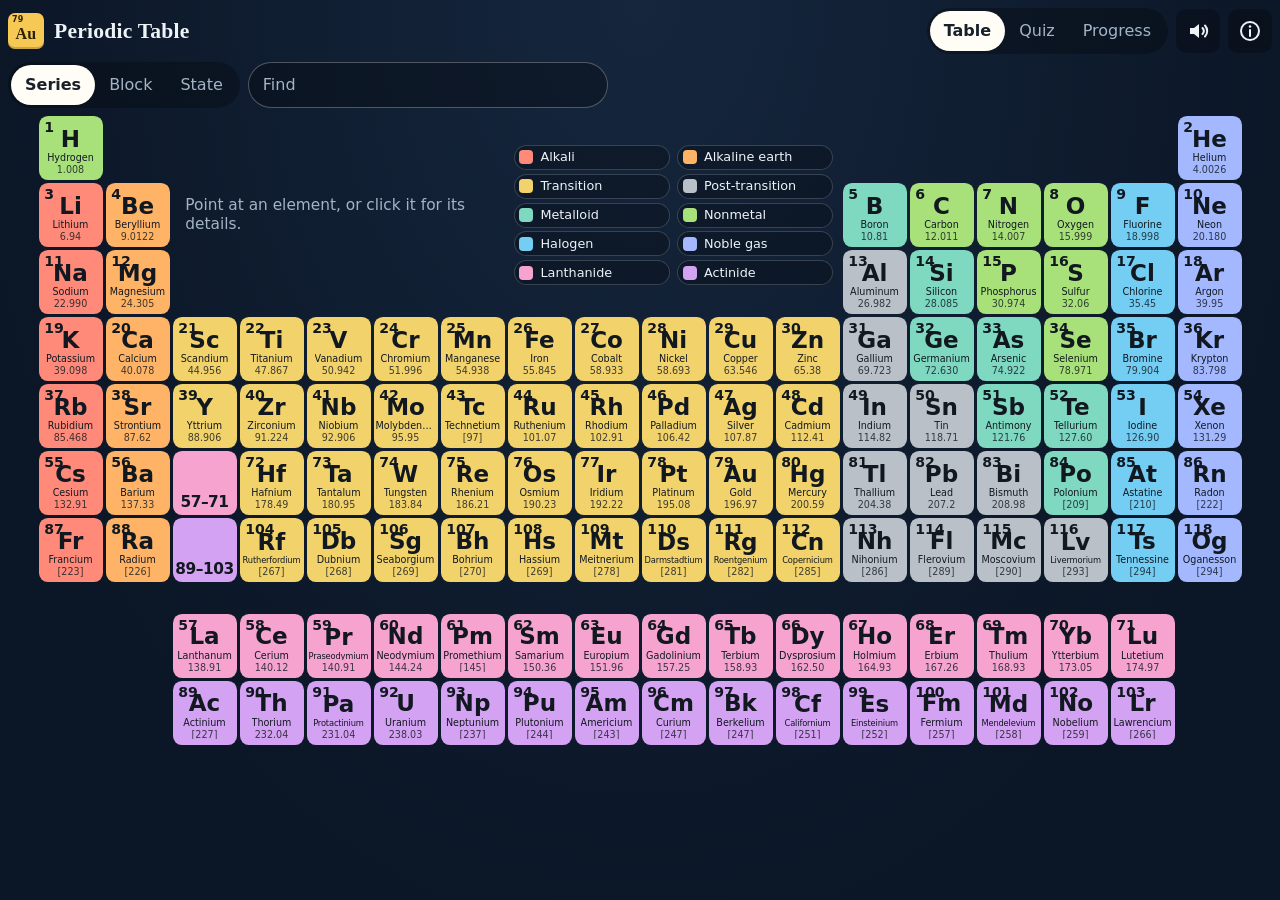
<file: index.html>
<!doctype html>
<html lang="en">
<head>
<meta charset="utf-8">
<meta name="viewport" content="width=device-width, initial-scale=1, viewport-fit=cover">
<meta name="theme-color" content="#0b1626">
<meta name="description" content="An interactive periodic table: tap any element, or slide a finger across the table, to see its details, then learn names, symbols, atomic weights and series with quizzes that keep track of what you know.">
<title>Periodic Table</title>
<link rel="icon" href="data:image/svg+xml,<svg xmlns=%22http://www.w3.org/2000/svg%22 viewBox=%220 0 100 100%22><rect width=%22100%22 height=%22100%22 rx=%2220%22 fill=%22%23f6c955%22/><text x=%2250%22 y=%2268%22 text-anchor=%22middle%22 font-family=%22Georgia,serif%22 font-size=%2252%22 font-weight=%22700%22 fill=%22%232b2205%22>Au</text></svg>">
<link rel="stylesheet" href="css/style.css">
</head>
<body>
<div class="app">
  <header id="topbar" class="topbar">
    <h1 class="brand"><span class="brand-tile" aria-hidden="true"><small>79</small>Au</span><span class="brand-text">Periodic Table</span></h1>
    <nav id="tabs" class="tabs choice" aria-label="Pages">
      <button data-view="explore" aria-pressed="true">Table</button>
      <button data-view="quiz" aria-pressed="false">Quiz</button>
      <button data-view="progress" aria-pressed="false">Progress</button>
    </nav>
    <button id="btn-sound" class="icon-btn" aria-label="Sound" aria-pressed="true">
      <svg viewBox="0 0 24 24" aria-hidden="true">
        <path d="M4 9v6h4l5 4V5L8 9z"/>
        <path class="line on" d="M16.5 9a4.5 4.5 0 0 1 0 6M19 6.5a8 8 0 0 1 0 11"/>
        <path class="line off" d="M17 9.5l5 5M22 9.5l-5 5"/>
      </svg>
    </button>
    <button id="btn-about" class="icon-btn" aria-label="About">
      <svg viewBox="0 0 24 24" aria-hidden="true">
        <circle class="line" cx="12" cy="12" r="9"/>
        <path class="line" d="M12 11v6"/>
        <circle cx="12" cy="7.5" r="1.3"/>
      </svg>
    </button>
  </header>

  <main id="explore" class="screen explore" data-layout="stack">
    <div id="toolbar" class="toolbar">
      <div class="choice" data-setting="color" role="group" aria-label="Color by">
        <button data-value="category">Series</button>
        <button data-value="block">Block</button>
        <button data-value="state">State</button>
      </div>
      <input id="find" class="find" type="search" placeholder="Find" aria-label="Find an element by name, symbol or number" autocomplete="off" autocapitalize="off" autocorrect="off" spellcheck="false" enterkeyhint="go">
    </div>
    <div id="board-wrap" class="board-wrap">
      <div id="ptable" class="ptable" data-color="category" data-size="s"></div>
    </div>
    <div id="legend" class="legend" role="group" aria-label="Key: tap one to pick out those elements"></div>
    <p id="hint" class="hint muted" role="status" aria-live="polite"></p>
  </main>

  <main id="quiz" class="screen quiz" data-phase="setup" hidden>
    <section id="quiz-setup" class="quiz-setup">
      <div class="option stacked">
        <h2 class="label">Quiz</h2>
        <div class="choice quad" data-setting="quiz" role="group" aria-label="Quiz">
          <button data-value="name">Symbol → name</button>
          <button data-value="symbol">Name → symbol</button>
          <button data-value="weight">Atomic weight</button>
          <button data-value="series">Series</button>
        </div>
      </div>
      <div class="option stacked">
        <h2 class="label">Elements</h2>
        <div class="choice" data-setting="set" role="group" aria-label="Elements">
          <button data-value="20">1–20</button>
          <button data-value="36">1–36</button>
          <button data-value="54">1–54</button>
          <button data-value="86">1–86</button>
          <button data-value="118">All</button>
        </div>
      </div>
      <div class="option stacked">
        <h2 class="label">Questions</h2>
        <div class="choice" data-setting="length" role="group" aria-label="Questions">
          <button data-value="10">10</button>
          <button data-value="20">20</button>
          <button data-value="0">Keep going</button>
        </div>
      </div>
      <div id="setup-mastery" class="mastery"></div>
      <button id="btn-start" class="btn primary">Start</button>
      <button id="btn-review" class="btn review" hidden></button>
      <p id="setup-next" class="muted next-review" hidden></p>
    </section>

    <section id="quiz-ask" class="quiz-ask" hidden>
      <div class="quiz-bar">
        <span id="quiz-count" class="quiz-count"></span>
        <span id="quiz-score" class="quiz-score"></span>
        <button id="btn-end" class="btn small">End</button>
      </div>
      <div class="prompt">
        <div id="prompt-tile" class="tile"></div>
        <p id="prompt-text" class="prompt-text"></p>
        <p id="feedback" class="feedback" role="status" aria-live="polite"></p>
      </div>
      <form id="answer-form" class="answer">
        <input id="answer" class="answer-input" type="text" aria-label="Your answer" autocomplete="off" autocapitalize="off" autocorrect="off" spellcheck="false" enterkeyhint="go">
        <button id="btn-check" class="btn primary" type="submit">Check</button>
      </form>
      <div id="choices" class="choices" role="group" aria-label="Choices"></div>
      <div class="quiz-actions">
        <button id="btn-showme" class="btn" type="button">Show me</button>
        <button id="btn-onward" class="btn primary" type="button" hidden>Next</button>
      </div>
    </section>

    <section id="quiz-done" class="quiz-done" hidden>
      <h2 id="done-title"></h2>
      <p id="done-facts" class="muted"></p>
      <div id="done-more" class="done-more"></div>
      <div class="row">
        <button id="btn-again" class="btn primary">Again</button>
        <button id="btn-practice" class="btn">Practice the misses</button>
      </div>
      <button id="btn-change" class="btn">Change quiz</button>
    </section>
  </main>

  <main id="progress" class="screen explore" data-layout="stack" hidden>
    <div id="progress-tools" class="toolbar">
      <div class="choice quad" data-setting="shows" role="group" aria-label="Progress for">
        <button data-value="name">Symbol → name</button>
        <button data-value="symbol">Name → symbol</button>
        <button data-value="weight">Atomic weight</button>
        <button data-value="series">Series</button>
      </div>
    </div>
    <section class="progress-more">
      <h3>Each set</h3>
      <table id="progress-sets" class="grid"></table>
      <p id="progress-next" class="muted next-review" hidden></p>
      <h3>Recent rounds</h3>
      <ol id="progress-rounds" class="rounds"></ol>
      <button id="btn-reset" class="btn danger">Reset progress</button>
    </section>
  </main>
</div>

<div id="details" class="overlay sheet" hidden>
  <div class="dialog details" role="dialog" aria-modal="true" aria-labelledby="details-name" tabindex="-1">
    <header class="details-top">
      <div id="details-tile" class="tile big"></div>
      <div class="details-title">
        <h2 id="details-name"></h2>
        <p id="details-cat"></p>
      </div>
      <button class="icon-btn" data-close aria-label="Close">
        <svg viewBox="0 0 24 24" aria-hidden="true"><path class="line" d="M6 6l12 12M18 6L6 18"/></svg>
      </button>
    </header>
    <div id="details-body" class="details-body"></div>
    <footer class="details-nav">
      <button id="btn-prev" class="btn"></button>
      <button id="btn-next" class="btn"></button>
    </footer>
  </div>
</div>

<div id="about" class="overlay" hidden>
  <div class="dialog">
    <h2>Periodic Table</h2>
    <p id="about-version"></p>
    <p class="muted">If this is older than you expect, refresh the page. Browsers can hold on to the previous version for a few minutes after an update.</p>
    <p class="muted">Element data: <a href="https://pubchem.ncbi.nlm.nih.gov/ptable/" target="_blank" rel="noopener">PubChem</a>, National Library of Medicine. The series follow PubChem's grouping; atomic weights are IUPAC's standard values, as school tables print them.</p>
    <p><a href="https://github.com/menaechmus/PeriodicTable" target="_blank" rel="noopener">Source on GitHub</a></p>
    <button class="btn primary" data-close>Close</button>
  </div>
</div>

<canvas id="party" width="0" height="0" aria-hidden="true"></canvas>

<script type="module" src="js/ui.js"></script>
</body>
</html>
</file>
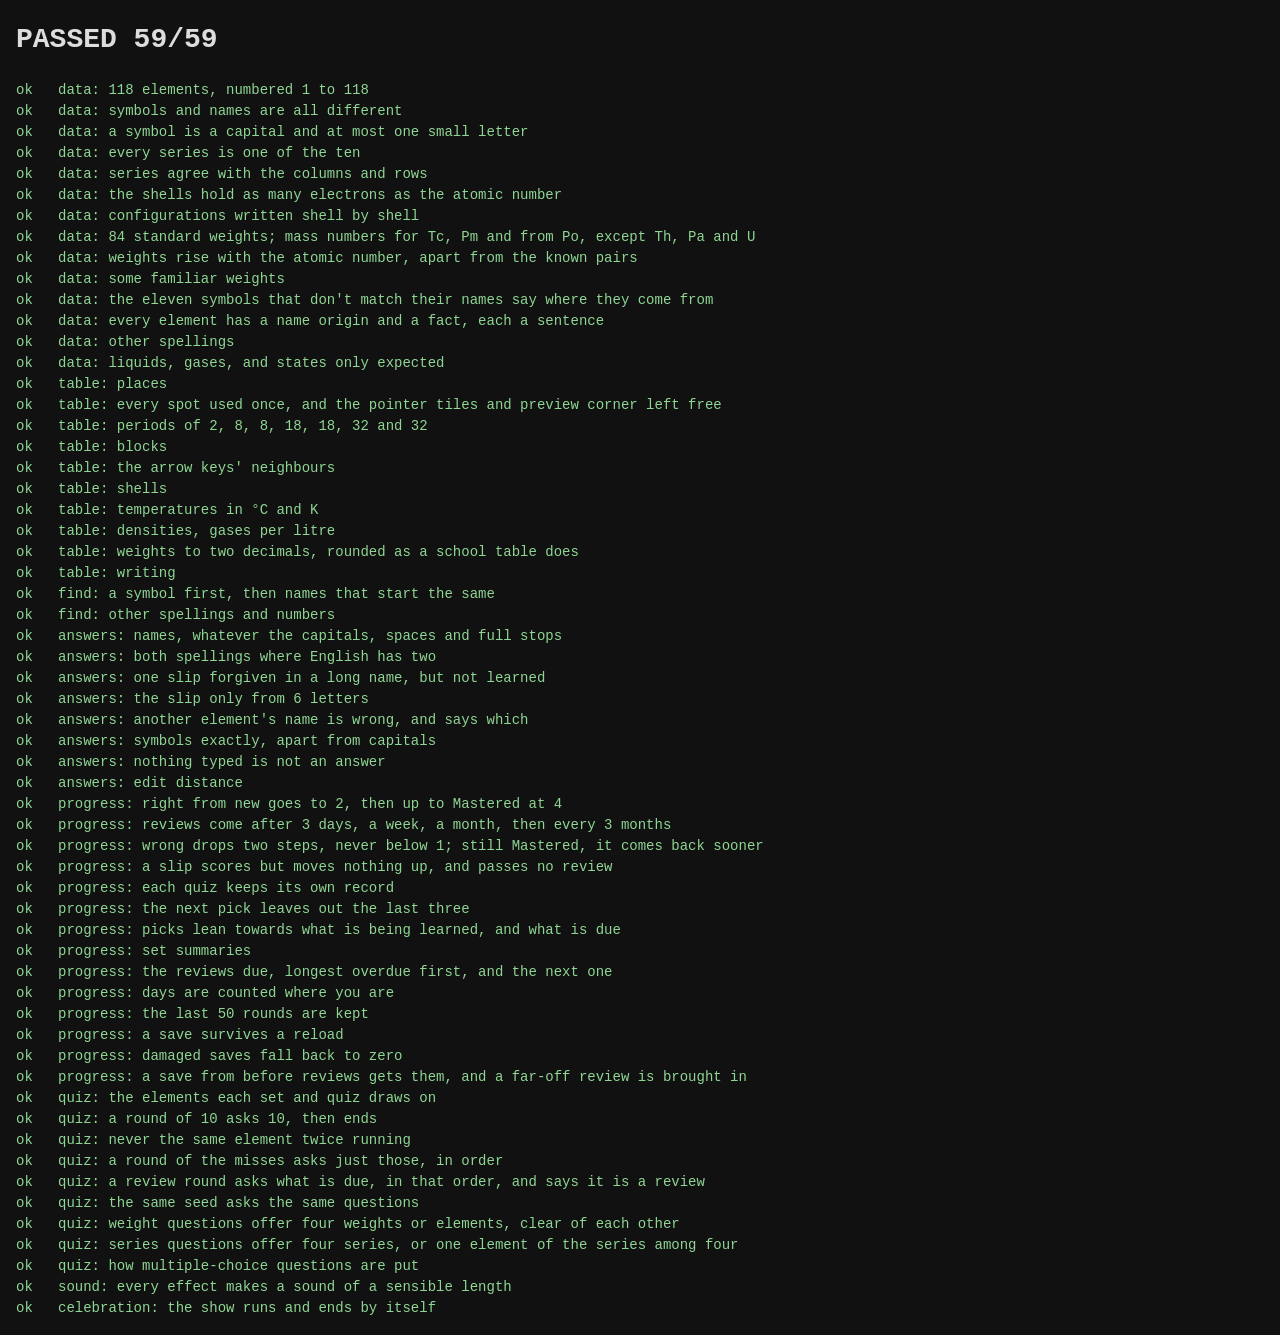
<file: tests.html>
<!doctype html>
<html lang="en">
<head>
<meta charset="utf-8">
<title>Periodic Table tests</title>
<style>
  body { font: 14px/1.5 ui-monospace, Consolas, monospace; margin: 1rem; background: #111; color: #ddd; }
  .fail { color: #ff7a7a; }
  .pass { color: #8fd694; }
</style>
</head>
<body>
<h1 id="summary">Running…</h1>
<pre id="out"></pre>
<script type="module">
import { ELEMENTS } from './js/elements.js';
import {
  CATEGORIES, PLACEHOLDERS, PREVIEW_AREA, placeOf, neighbour, shellsOf, findElements, temperature, density,
  configHtml, hasStandardWeight, byNumber, minus, yearText, stateOf,
} from './js/table.js';
import { checkAnswer, normalize, distance, SLIP_FROM } from './js/answers.js';
import {
  emptyProgress, loadProgress, record, levelOf, recordOf, isMastered, pickNext, weightOf, summarize, allMastered,
  addRound, dueList, nextDue, dayOf, dayText, MAX_ROUNDS, WEIGHTS, DUE_WEIGHT, MASTERED_WEIGHT, INTERVALS, TOP, FORMAT,
} from './js/progress.js';
import {
  SETS, poolOf, dueIn, newRound, nextQuestion, answerQuestion, roundOver, scoreOf, seeded, shuffled,
  choiceQuestion, promptOf, withArticle, WEIGHT_GAP, REVIEW_MOST,
} from './js/quiz.js';
import { shortMass } from './js/table.js';
import { SOUNDS, renderSound } from './js/sound.js';
import { createShow, advance, isOver } from './js/celebrate.js';

const results = [];
const notes = [];

// tests.html?only=data runs just the tests with that word before the colon.
const only = new URLSearchParams(location.search).get('only');
const wanted = name => !only || name.startsWith(`${only}:`);

function test(name, body) {
  if (!wanted(name)) return;
  try {
    body();
    results.push({ name, ok: true });
  } catch (error) {
    results.push({ name, ok: false, error: error.message });
  }
}

async function testAsync(name, body) {
  if (!wanted(name)) return;
  try {
    await body();
    results.push({ name, ok: true });
  } catch (error) {
    results.push({ name, ok: false, error: error.message });
  }
}

function equal(actual, expected, label = 'value') {
  const a = JSON.stringify(actual);
  const e = JSON.stringify(expected);
  if (a !== e) throw new Error(`${label}: expected ${e}, got ${a}`);
}

function throws(body, label) {
  try {
    body();
  } catch {
    return;
  }
  throw new Error(`${label}: expected an error`);
}

const symbols = list => list.map(element => element.sym);

// ---- The data -----------------------------------------------------------------

test('data: 118 elements, numbered 1 to 118', () => {
  equal(ELEMENTS.length, 118, 'count');
  ELEMENTS.forEach((element, i) => equal(element.z, i + 1, element.sym));
});

test('data: symbols and names are all different', () => {
  equal(new Set(ELEMENTS.map(element => element.sym.toLowerCase())).size, 118, 'symbols');
  equal(new Set(ELEMENTS.map(element => element.name.toLowerCase())).size, 118, 'names');
});

test('data: a symbol is a capital and at most one small letter', () => {
  equal(symbols(ELEMENTS.filter(element => !/^[A-Z][a-z]?$/.test(element.sym))), []);
});

test('data: every series is one of the ten', () => {
  const keys = new Set(CATEGORIES.map(category => category.key));
  equal(symbols(ELEMENTS.filter(element => !keys.has(element.cat))), []);
});

test('data: series agree with the columns and rows', () => {
  for (const element of ELEMENTS) {
    const { group, row } = placeOf(element.z);
    const label = `${element.sym} (${element.cat})`;
    if (group === 1 && element.z !== 1) equal(element.cat, 'alkali', label);
    if (group === 2) equal(element.cat, 'alkaline', label);
    if (group >= 3 && group <= 12) equal(element.cat, 'transition', label);
    if (group === 17) equal(element.cat, 'halogen', label);
    if (group === 18) equal(element.cat, 'noble', label);
    if (row === 9) equal(element.cat, 'lanthanide', label);
    if (row === 10) equal(element.cat, 'actinide', label);
  }
  equal(symbols(ELEMENTS.filter(element => element.cat === 'metalloid')), ['B', 'Si', 'Ge', 'As', 'Sb', 'Te', 'Po'], 'metalloids');
  equal(symbols(ELEMENTS.filter(element => element.cat === 'nonmetal')), ['H', 'C', 'N', 'O', 'P', 'S', 'Se'], 'nonmetals');
});

test('data: the shells hold as many electrons as the atomic number', () => {
  equal(symbols(ELEMENTS.filter(element => shellsOf(element.config).reduce((a, b) => a + b, 0) !== element.z)), []);
});

test('data: configurations written shell by shell', () => {
  const order = 'spdf';
  for (const element of ELEMENTS) {
    const parts = element.config.replace(/^\[\w+\]/, '').split(' ').filter(Boolean);
    const keys = parts.map(part => Number(part[0]) * 10 + order.indexOf(part[1]));
    equal(keys, [...keys].sort((a, b) => a - b), element.sym);
  }
});

test('data: 84 standard weights; mass numbers for Tc, Pm and from Po, except Th, Pa and U', () => {
  const bracketed = ELEMENTS.filter(element => !hasStandardWeight(element)).map(element => element.z);
  const want = [43, 61, ...Array.from({ length: 35 }, (_, i) => 84 + i).filter(z => z < 90 || z > 92)];
  equal(bracketed, want);
  equal(ELEMENTS.filter(hasStandardWeight).length, 84, 'standard');
});

test('data: weights rise with the atomic number, apart from the known pairs', () => {
  const value = element => Number(element.mass.replace(/[[\]]/g, ''));
  const drops = [];
  for (let z = 2; z <= 118; z++) {
    if (value(byNumber(z)) < value(byNumber(z - 1))) drops.push(`${byNumber(z - 1).sym}/${byNumber(z).sym}`);
  }
  equal(drops, ['Ar/K', 'Co/Ni', 'Te/I', 'Th/Pa', 'U/Np', 'Pu/Am', 'Bh/Hs']);
});

test('data: some familiar weights', () => {
  const mass = sym => ELEMENTS.find(element => element.sym === sym).mass;
  equal(['H', 'C', 'O', 'Na', 'Cl', 'Fe', 'Cu', 'Au', 'Pb', 'U'].map(mass),
    ['1.008', '12.011', '15.999', '22.990', '35.45', '55.845', '63.546', '196.97', '207.2', '238.03']);
});

test('data: the eleven symbols that don\'t match their names say where they come from', () => {
  equal(symbols(ELEMENTS.filter(element => element.root)), ['Na', 'K', 'Fe', 'Cu', 'Ag', 'Sn', 'Sb', 'W', 'Au', 'Hg', 'Pb']);
});

test('data: every element has a name origin and a fact, each a sentence', () => {
  equal(symbols(ELEMENTS.filter(element => !/^[A-Z].{10,}\.$/.test(element.origin) || !/^[A-Z].{10,}\.$/.test(element.fact))), []);
});

test('data: other spellings', () => {
  equal(ELEMENTS.filter(element => element.also.length).map(element => [element.name, ...element.also]),
    [['Aluminum', 'Aluminium'], ['Sulfur', 'Sulphur'], ['Cesium', 'Caesium']]);
});

test('data: liquids, gases, and states only expected', () => {
  equal(symbols(ELEMENTS.filter(element => element.state === 'liquid')), ['Br', 'Hg'], 'liquids');
  equal(symbols(ELEMENTS.filter(element => element.state === 'gas' && !element.expected)),
    ['H', 'He', 'N', 'O', 'F', 'Ne', 'Cl', 'Ar', 'Kr', 'Xe', 'Rn'], 'gases');
  equal(ELEMENTS.filter(element => element.expected).map(element => element.z), [110, 111, 112, 113, 114, 115, 116, 117, 118], 'expected');
  equal(stateOf(byNumber(118)), 'unknown', 'Og');
});

// ---- The table ------------------------------------------------------------------

test('table: places', () => {
  equal(placeOf(1), { period: 1, group: 1, row: 1, column: 1, block: 's' }, 'H');
  equal(placeOf(2), { period: 1, group: 18, row: 1, column: 18, block: 's' }, 'He');
  equal(placeOf(5), { period: 2, group: 13, row: 2, column: 13, block: 'p' }, 'B');
  equal(placeOf(26), { period: 4, group: 8, row: 4, column: 8, block: 'd' }, 'Fe');
  equal(placeOf(56), { period: 6, group: 2, row: 6, column: 2, block: 's' }, 'Ba');
  equal(placeOf(57), { period: 6, group: null, row: 9, column: 3, block: 'f' }, 'La');
  equal(placeOf(71), { period: 6, group: null, row: 9, column: 17, block: 'f' }, 'Lu');
  equal(placeOf(72), { period: 6, group: 4, row: 6, column: 4, block: 'd' }, 'Hf');
  equal(placeOf(89), { period: 7, group: null, row: 10, column: 3, block: 'f' }, 'Ac');
  equal(placeOf(103), { period: 7, group: null, row: 10, column: 17, block: 'f' }, 'Lr');
  equal(placeOf(118), { period: 7, group: 18, row: 7, column: 18, block: 'p' }, 'Og');
});

test('table: every spot used once, and the pointer tiles and preview corner left free', () => {
  const spots = new Set();
  for (const element of ELEMENTS) {
    const { row, column } = placeOf(element.z);
    const key = `${row},${column}`;
    if (spots.has(key)) throw new Error(`${element.sym} on a taken spot`);
    spots.add(key);
  }
  for (const spot of PLACEHOLDERS) equal(spots.has(`${spot.row},${spot.column}`), false, spot.label);
  for (let row = PREVIEW_AREA.row; row < PREVIEW_AREA.row + PREVIEW_AREA.rows; row++) {
    for (let column = PREVIEW_AREA.column; column < PREVIEW_AREA.column + PREVIEW_AREA.columns; column++) {
      equal(spots.has(`${row},${column}`), false, `preview ${row},${column}`);
    }
  }
});

test('table: periods of 2, 8, 8, 18, 18, 32 and 32', () => {
  const counts = [0, 0, 0, 0, 0, 0, 0];
  for (const element of ELEMENTS) counts[placeOf(element.z).period - 1]++;
  equal(counts, [2, 8, 8, 18, 18, 32, 32]);
});

test('table: blocks', () => {
  const count = block => ELEMENTS.filter(element => placeOf(element.z).block === block).length;
  equal([count('s'), count('p'), count('d'), count('f')], [14, 36, 38, 30]);
});

test('table: the arrow keys\' neighbours', () => {
  equal(neighbour(1, 0, 1), 2, 'H →');
  equal(neighbour(2, 1, 0), 10, 'He ↓');
  equal(neighbour(4, 0, 1), 5, 'Be → over the gap');
  equal(neighbour(30, -1, 0), 30, 'Zn ↑ nothing');
  equal(neighbour(39, 1, 0), 57, 'Y ↓ over the pointers');
  equal(neighbour(57, -1, 0), 39, 'La ↑');
  equal(neighbour(57, 0, -1), 57, 'La ← nothing');
  equal(neighbour(71, 0, 1), 71, 'Lu → nothing');
  equal(neighbour(112, 1, 0), 66, 'Cn ↓ Dy');
  equal(neighbour(118, 0, 1), 118, 'Og → nothing');
});

test('table: shells', () => {
  equal(shellsOf('1s1'), [1], 'H');
  equal(shellsOf('[Ar]3d6 4s2'), [2, 8, 14, 2], 'Fe');
  equal(shellsOf('[Xe]4f14 5d10 6s1'), [2, 8, 18, 32, 18, 1], 'Au');
  equal(shellsOf(byNumber(118).config), [2, 8, 18, 32, 32, 18, 8], 'Og');
});

test('table: temperatures in °C and K', () => {
  equal(temperature(1811), '1538 °C (1811 K)', 'Fe');
  equal(temperature(13.81), '−259.34 °C (13.81 K)', 'H');
  equal(temperature(887, 'sublimes'), '614 °C (887 K), sublimes', 'As');
  equal(temperature(null), null, 'none');
});

test('table: densities, gases per litre', () => {
  equal(density(byNumber(1)), '0.0899 g/L', 'H');
  equal(density(byNumber(26)), '7.874 g/cm³', 'Fe');
  equal(density(byNumber(80)), '13.53 g/cm³', 'Hg');
  equal(density(byNumber(118)), null, 'Og');
});

test('table: weights to two decimals, rounded as a school table does', () => {
  const short = sym => shortMass(ELEMENTS.find(element => element.sym === sym));
  equal(['H', 'He', 'O', 'Mg', 'Si', 'Fe', 'Cu', 'Pb'].map(short), ['1.01', '4.00', '16.00', '24.31', '28.09', '55.85', '63.55', '207.20']);
});

test('table: writing', () => {
  equal(configHtml('[Ar]3d6 4s2'), '[Ar]3d<sup>6</sup> 4s<sup>2</sup>', 'configuration');
  equal(minus('+1, -1'), '+1, −1', 'minus');
  equal([yearText(0), yearText(1766)], ['Ancient times', '1766'], 'years');
});

// ---- Find -----------------------------------------------------------------------

test('find: a symbol first, then names that start the same', () => {
  equal(findElements('fe'), [26, 100], 'fe: iron, then fermium');
  equal(findElements('ca'), [20, 6, 48, 55, 98], 'ca');
  equal(findElements('  Ne '), [10, 60, 93], 'ne');
  equal(findElements('IRON'), [26], 'iron');
});

test('find: other spellings and numbers', () => {
  equal(findElements('caes'), [55], 'caesium');
  equal(findElements('sulph'), [16], 'sulphur');
  equal(findElements('79'), [79], '79');
  equal([findElements('0'), findElements('119'), findElements('xyz'), findElements('')], [[], [], [], []], 'none');
});

// ---- Answers --------------------------------------------------------------------

const verdict = (z, kind, typed) => checkAnswer(z, kind, typed).verdict;

test('answers: names, whatever the capitals, spaces and full stops', () => {
  equal([verdict(26, 'name', 'Iron'), verdict(26, 'name', ' IRON '), verdict(26, 'name', 'iron.')], ['right', 'right', 'right']);
  equal(verdict(1, 'name', 'Hydro gen'), 'right', 'a space inside');
  equal(normalize('Caesium‐ ’.'), 'caesium', 'normalize');
});

test('answers: both spellings where English has two', () => {
  equal([verdict(13, 'name', 'aluminium'), verdict(13, 'name', 'Aluminum')], ['right', 'right'], 'Al');
  equal([verdict(16, 'name', 'sulphur'), verdict(16, 'name', 'sulfur')], ['right', 'right'], 'S');
  equal([verdict(55, 'name', 'Caesium'), verdict(55, 'name', 'cesium')], ['right', 'right'], 'Cs');
});

test('answers: one slip forgiven in a long name, but not learned', () => {
  equal(verdict(42, 'name', 'Molybdenun'), 'slip', 'a letter wrong');
  equal(verdict(42, 'name', 'Molybednum'), 'slip', 'two swapped');
  equal(verdict(59, 'name', 'Praseodymum'), 'slip', 'a letter missing');
  equal(verdict(24, 'name', 'Chroomium'), 'slip', 'a letter extra');
  equal(verdict(13, 'name', 'Aluminiun'), 'slip', 'in the other spelling');
  equal(verdict(42, 'name', 'Molybedun'), 'wrong', 'two slips');
});

test(`answers: the slip only from ${SLIP_FROM} letters`, () => {
  equal(verdict(11, 'name', 'Sodum'), 'slip', 'Sodium, 6 letters');
  equal(verdict(18, 'name', 'Argom'), 'wrong', 'Argon, 5 letters');
  equal(verdict(26, 'name', 'Iorn'), 'wrong', 'Iron, 4 letters');
});

test('answers: another element\'s name is wrong, and says which', () => {
  equal(checkAnswer(58, 'name', 'Cesium'), { verdict: 'wrong', named: 55 }, 'Cesium for cerium');
  equal(checkAnswer(68, 'name', 'Terbium'), { verdict: 'wrong', named: 65 }, 'Terbium for erbium');
  equal(checkAnswer(96, 'name', 'Cerium'), { verdict: 'wrong', named: 58 }, 'Cerium for curium');
  equal(checkAnswer(29, 'name', 'co'), { verdict: 'wrong', named: 27 }, 'a symbol for a name');
  equal(checkAnswer(26, 'name', 'Fe'), { verdict: 'wrong', named: 26 }, 'its own symbol');
});

test('answers: symbols exactly, apart from capitals', () => {
  equal([verdict(26, 'symbol', 'Fe'), verdict(26, 'symbol', 'fe'), verdict(26, 'symbol', 'FE ')], ['right', 'right', 'right']);
  equal(checkAnswer(29, 'symbol', 'Co'), { verdict: 'wrong', named: 27 }, 'Co for copper');
  equal(checkAnswer(26, 'symbol', 'iron'), { verdict: 'wrong', named: 26 }, 'its name for its symbol');
  equal(checkAnswer(26, 'symbol', 'Fx'), { verdict: 'wrong', named: null }, 'no such symbol');
  equal(verdict(74, 'symbol', 'w'), 'right', 'W');
});

test('answers: nothing typed is not an answer', () => {
  equal([verdict(1, 'name', ''), verdict(1, 'symbol', '   ')], ['empty', 'empty']);
});

test('answers: edit distance', () => {
  equal([distance('abc', 'abc'), distance('abc', 'acb'), distance('abc', 'ab'), distance('kitten', 'sitting')], [0, 1, 1, 3]);
});

// ---- Progress -------------------------------------------------------------------

// A day number for the tests (see dayOf); any would do.
const DAY = 20000;

test('progress: right from new goes to 2, then up to Mastered at 4', () => {
  const progress = emptyProgress();
  equal(levelOf(progress, 'name', 26, DAY), 'new', 'new');
  equal(record(progress, 'name', 26, 'right', DAY), { before: 0, after: 2 }, 'first');
  equal(levelOf(progress, 'name', 26, DAY), 'learning', 'learning');
  record(progress, 'name', 26, 'right', DAY);
  equal(levelOf(progress, 'name', 26, DAY), 'almost', 'almost');
  record(progress, 'name', 26, 'right', DAY);
  equal(levelOf(progress, 'name', 26, DAY), 'mastered', 'mastered');
  equal(recordOf(progress, 'name', 26, DAY), { step: 4, right: 3, wrong: 0, slips: 0, due: DAY + 3, level: 'mastered' },
    'first review in 3 days');
});

test('progress: reviews come after 3 days, a week, a month, then every 3 months', () => {
  const progress = emptyProgress();
  for (let i = 0; i < 3; i++) record(progress, 'name', 26, 'right', DAY);
  equal(record(progress, 'name', 26, 'right', DAY + 1), { before: 4, after: 4 }, 'right before it is due only counts');
  equal(recordOf(progress, 'name', 26, DAY + 1).due, DAY + 3, 'the review day stays');
  equal(levelOf(progress, 'name', 26, DAY + 2), 'mastered', 'not due the day before');
  equal(levelOf(progress, 'name', 26, DAY + 3), 'due', 'due on the day');
  equal(levelOf(progress, 'name', 26, DAY + 40), 'due', 'and after');
  let day = DAY + 5; // two days late
  for (const [step, wait] of [[5, 7], [6, 30], [7, 90], [7, 90]]) {
    equal(record(progress, 'name', 26, 'right', day).after, step, `step ${step}`);
    equal(recordOf(progress, 'name', 26, day).due, day + wait, `step ${step}: next in ${wait} days`);
    day += wait;
  }
  equal(recordOf(progress, 'name', 26, day).right, 8, 'every answer counted');
  equal([TOP, INTERVALS[TOP]], [7, 90], 'the top step, every 3 months');
});

test('progress: wrong drops two steps, never below 1; still Mastered, it comes back sooner', () => {
  const progress = emptyProgress();
  equal(record(progress, 'name', 8, 'wrong', DAY), { before: 0, after: 1 }, 'new');
  record(progress, 'name', 8, 'right', DAY);
  record(progress, 'name', 8, 'right', DAY);
  record(progress, 'name', 8, 'right', DAY);
  equal(record(progress, 'name', 8, 'wrong', DAY), { before: 4, after: 2 }, 'from mastered');
  equal(recordOf(progress, 'name', 8, DAY).due, 0, 'no review while learning');
  equal(record(progress, 'name', 8, 'wrong', DAY), { before: 2, after: 1 }, 'to 1');
  progress.items.name[9] = [6, 5, 0, 0, 0, DAY];
  equal(record(progress, 'name', 9, 'wrong', DAY), { before: 6, after: 4 }, 'from 6, when due');
  equal(recordOf(progress, 'name', 9, DAY), { step: 4, right: 5, wrong: 1, slips: 0, due: DAY + 3, level: 'mastered' },
    'still mastered, back in 3 days');
});

test('progress: a slip scores but moves nothing up, and passes no review', () => {
  const progress = emptyProgress();
  equal(record(progress, 'name', 42, 'slip', DAY), { before: 0, after: 1 }, 'new becomes learning');
  record(progress, 'name', 42, 'right', DAY);
  equal(record(progress, 'name', 42, 'slip', DAY), { before: 2, after: 2 }, 'no change');
  equal(recordOf(progress, 'name', 42, DAY).slips, 2, 'counted');
  progress.items.name[43] = [5, 4, 0, 0, 0, DAY - 1];
  equal(record(progress, 'name', 43, 'slip', DAY), { before: 5, after: 5 }, 'a slip in a review');
  equal(recordOf(progress, 'name', 43, DAY).level, 'due', 'still due');
});

test('progress: each quiz keeps its own record', () => {
  const progress = emptyProgress();
  record(progress, 'name', 1, 'right');
  equal([levelOf(progress, 'name', 1), levelOf(progress, 'symbol', 1)], ['learning', 'new']);
});

test('progress: the next pick leaves out the last three', () => {
  const progress = emptyProgress();
  const random = seeded(3);
  for (let i = 0; i < 200; i++) equal(pickNext(progress, 'name', [1, 2, 3, 4], [9, 1, 2, 3], random), 4, `pick ${i}`);
  equal(pickNext(progress, 'name', [7], [7], random), 7, 'a pool of one');
  equal(pickNext(progress, 'name', [1, 2], [1], random), 2, 'a pool of two');
});

test('progress: picks lean towards what is being learned, and what is due', () => {
  const progress = emptyProgress();
  progress.items.name[1] = [5, 4, 0, 0, 0, DAY + 7]; // mastered
  progress.items.name[2] = [1, 0, 1, 0, 0, 0]; // learning
  progress.items.name[4] = [5, 4, 0, 0, 0, DAY]; // due today
  const weights = [1, 2, 3, 4].map(z => weightOf(progress, 'name', z, DAY));
  equal(weights, [MASTERED_WEIGHT, WEIGHTS[1], WEIGHTS[0], DUE_WEIGHT], 'weights');
  equal([WEIGHTS, DUE_WEIGHT, MASTERED_WEIGHT], [[3, 6, 4, 2], 5, 0.5], 'as planned');
  const random = seeded(11);
  const counts = { 1: 0, 2: 0, 3: 0, 4: 0 };
  for (let i = 0; i < 4000; i++) counts[pickNext(progress, 'name', [1, 2, 3, 4], [], random, DAY)]++;
  const total = weights.reduce((sum, weight) => sum + weight, 0);
  [1, 2, 3, 4].forEach((z, i) => {
    const share = counts[z] / 4000;
    equal(Math.abs(share - weights[i] / total) < 0.03, true, `element ${z}: ${share.toFixed(3)}`);
  });
});

test('progress: set summaries', () => {
  const progress = emptyProgress();
  for (let i = 0; i < 3; i++) record(progress, 'symbol', 1, 'right', DAY);
  record(progress, 'symbol', 2, 'wrong', DAY);
  progress.items.symbol[5] = [6, 5, 0, 0, 0, DAY];
  equal(summarize(progress, 'symbol', [1, 2, 3, 4, 5], DAY), { new: 2, learning: 1, almost: 0, due: 1, mastered: 1 });
  equal([allMastered(progress, 'symbol', [1]), allMastered(progress, 'symbol', [1, 5]), allMastered(progress, 'symbol', [1, 2])],
    [true, true, false], 'due for review still counts as mastered');
  equal([isMastered(progress, 'symbol', 5), isMastered(progress, 'symbol', 2)], [true, false], 'isMastered');
});

test('progress: the reviews due, longest overdue first, and the next one', () => {
  const progress = emptyProgress();
  progress.items.name = {
    3: [4, 3, 0, 0, 0, DAY + 2],
    5: [6, 5, 0, 0, 0, DAY - 1],
    1: [4, 3, 0, 0, 0, DAY - 1],
    2: [5, 4, 0, 0, 0, DAY - 3],
    7: [3, 2, 0, 0, 0, 0],
    9: [7, 9, 0, 0, 0, DAY + 60],
  };
  equal(dueList(progress, 'name', DAY), [2, 1, 5], 'due today');
  equal(nextDue(progress, 'name', DAY), DAY + 2, 'the next');
  equal(dueList(progress, 'name', DAY + 2), [2, 1, 5, 3], 'two days on');
  equal(nextDue(progress, 'name', DAY + 60), 0, 'none after the last');
  equal(dueList(progress, 'symbol', DAY), [], 'another quiz');
  progress.items.weight = { 43: [4, 3, 0, 0, 0, DAY], 26: [4, 3, 0, 0, 0, DAY] };
  equal(dueIn(progress, 'weight', DAY), [26], 'only what the quiz asks about');
  equal(REVIEW_MOST, 20, 'at most 20 in a round');
});

test('progress: days are counted where you are', () => {
  const early = new Date(2026, 10, 8, 0, 5).getTime();
  const late = new Date(2026, 10, 8, 23, 55).getTime();
  equal(dayOf(late), dayOf(early), 'one day');
  equal(dayOf(new Date(2026, 10, 9, 0, 5).getTime()), dayOf(early) + 1, 'the next');
  // Across the clocks changing, in the US at least.
  equal(dayOf(new Date(2026, 2, 9, 12).getTime()) - dayOf(new Date(2026, 2, 7, 12).getTime()), 2, 'March');
  equal(dayOf(new Date(2026, 10, 2, 12).getTime()) - dayOf(new Date(2026, 9, 31, 12).getTime()), 2, 'November');
  const day = dayOf(early);
  equal([dayText(day, day), dayText(day, day - 1)], ['today', 'tomorrow'], 'near');
  equal(dayText(day, day - 5), new Date(2026, 10, 8).toLocaleDateString(undefined, { month: 'short', day: 'numeric' }), 'later');
});

test(`progress: the last ${MAX_ROUNDS} rounds are kept`, () => {
  const progress = emptyProgress();
  for (let i = 0; i < MAX_ROUNDS + 5; i++) addRound(progress, { at: '', quiz: 'name', size: 20, asked: 10, right: i, slips: 0, ms: 1 });
  equal(progress.rounds.length, MAX_ROUNDS, 'count');
  equal(progress.rounds[0].right, 5, 'oldest kept');
});

test('progress: a save survives a reload', () => {
  const progress = emptyProgress();
  record(progress, 'name', 26, 'right', DAY);
  record(progress, 'symbol', 79, 'slip', DAY);
  for (let i = 0; i < 3; i++) record(progress, 'series', 8, 'right', DAY);
  addRound(progress, { at: '2026-11-05T12:00:00.000Z', quiz: 'name', size: 20, asked: 10, right: 9, slips: 1, ms: 61000 });
  addRound(progress, { at: '2026-11-08T12:00:00.000Z', quiz: 'series', size: 118, asked: 1, right: 1, slips: 0, ms: 4000, kind: 'review' });
  progress.celebrated['name:20'] = true;
  equal(loadProgress(JSON.parse(JSON.stringify(progress)), DAY), progress);
  equal(progress.v, FORMAT, 'format');
});

test('progress: damaged saves fall back to zero', () => {
  equal(loadProgress(null, DAY), emptyProgress(), 'nothing');
  equal(loadProgress('junk', DAY), emptyProgress(), 'a string');
  const loaded = loadProgress({
    asked: -4,
    items: { name: { 26: [9, 3, 'x', -1, 2, 'soon'], 0: [1, 1, 0, 0, 0], 200: [1, 1, 0, 0, 0], abc: [1, 1, 0, 0, 0], 5: 'no', 6: [0, 0, 0, 0, 0] }, symbol: [] },
    rounds: [{ at: 7, quiz: 'name', size: '20', asked: 10, right: 8, kind: 3 }, 'junk'],
    celebrated: { 'name:20': true, 'x y': true, 'symbol:36': 'yes' },
  }, DAY);
  equal(loaded.asked, 0, 'asked');
  equal(loaded.items.name, { 26: [7, 3, 0, 0, 0, DAY + 90] }, 'items');
  equal(loaded.items.symbol, {}, 'symbol');
  equal(loaded.rounds, [{ at: '', quiz: 'name', size: 0, asked: 10, right: 8, slips: 0, ms: 0, kind: '' }], 'rounds');
  equal(loaded.celebrated, { 'name:20': true }, 'celebrated');
});

test('progress: a save from before reviews gets them, and a far-off review is brought in', () => {
  const loaded = loadProgress({
    v: 1,
    items: {
      name: { 1: [4, 3, 0, 0, 3], 2: [5, 4, 0, 0, 4], 3: [3, 2, 0, 0, 5] },
      symbol: { 6: [6, 5, 0, 0, 6, DAY + 5000], 7: [4, 3, 0, 0, 7, DAY - 9] },
    },
    asked: 7,
  }, DAY);
  equal(loaded.items.name, { 1: [4, 3, 0, 0, 3, DAY + 3], 2: [5, 4, 0, 0, 4, DAY + 7], 3: [3, 2, 0, 0, 5, 0] },
    'first reviews counted from today');
  equal(loaded.items.symbol, { 6: [6, 5, 0, 0, 6, DAY + 30], 7: [4, 3, 0, 0, 7, DAY - 9] },
    'never further off than the wait; one overdue stays due');
  equal(loaded.v, FORMAT, 'the new format');
});

// ---- Rounds ---------------------------------------------------------------------

test('quiz: the elements each set and quiz draws on', () => {
  equal(SETS, [20, 36, 54, 86, 118], 'sets');
  equal(poolOf('name', 20), Array.from({ length: 20 }, (_, i) => i + 1), 'name, 1-20');
  equal(poolOf('symbol', 118).length, 118, 'symbol, all');
  equal(poolOf('weight', 118).length, 84, 'weight: standard weights only');
  equal(poolOf('series', 118).length, 108, 'series: not 109 onward');
});

test('quiz: a round of 10 asks 10, then ends', () => {
  const progress = emptyProgress();
  const round = newRound('name', 20, 10);
  const random = seeded(5);
  for (let i = 0; i < 10; i++) {
    const z = nextQuestion(round, progress, random);
    equal(z >= 1 && z <= 20, true, `question ${i}: ${z}`);
    record(progress, 'name', z, i === 3 ? 'wrong' : i === 5 ? 'slip' : 'right');
    answerQuestion(round, i === 3 ? 'wrong' : i === 5 ? 'slip' : 'right');
  }
  equal(roundOver(round), true, 'over');
  equal(nextQuestion(round, progress, random), null, 'no more');
  const score = scoreOf(round);
  equal([score.asked, score.right, score.slips, score.wrong, score.best], [10, 9, 1, 1, 6], 'score');
  equal(score.missed, [round.answers[3].z], 'missed');
});

test('quiz: never the same element twice running', () => {
  const progress = emptyProgress();
  const round = newRound('symbol', 20, 0);
  const random = seeded(9);
  let last = null;
  for (let i = 0; i < 300; i++) {
    const z = nextQuestion(round, progress, random);
    if (z === last) throw new Error(`asked ${z} twice running`);
    answerQuestion(round, 'right');
    last = z;
  }
  equal(roundOver(round), false, 'keep going never ends');
});

test('quiz: a round of the misses asks just those, in order', () => {
  const round = newRound('name', 20, 10, [8, 3, 15]);
  const progress = emptyProgress();
  const asked = [];
  for (let z = nextQuestion(round, progress); z !== null; z = nextQuestion(round, progress)) {
    asked.push(z);
    answerQuestion(round, 'right');
  }
  equal(asked, [8, 3, 15]);
});

test('quiz: a review round asks what is due, in that order, and says it is a review', () => {
  const progress = emptyProgress();
  progress.items.name = { 1: [4, 3, 0, 0, 0, DAY - 1], 2: [5, 4, 0, 0, 0, DAY - 3], 3: [4, 3, 0, 0, 0, DAY + 2] };
  const round = newRound('name', 118, 10, dueIn(progress, 'name', DAY), true);
  const asked = [];
  for (let z = nextQuestion(round, progress, Math.random, DAY); z !== null; z = nextQuestion(round, progress, Math.random, DAY)) {
    asked.push(z);
    record(progress, 'name', z, 'right', DAY);
    answerQuestion(round, 'right');
  }
  equal([asked, round.review, newRound('name', 20, 10).review], [[2, 1], true, false], 'asked');
  equal([progress.items.name[2][0], progress.items.name[2][5], progress.items.name[1][0], progress.items.name[1][5]],
    [6, DAY + 30, 5, DAY + 7], 'passed: up a step, and on to the next wait');
  equal(dueIn(progress, 'name', DAY), [], 'none left');
});

test('quiz: the same seed asks the same questions', () => {
  const play = () => {
    const progress = emptyProgress();
    const round = newRound('name', 36, 20);
    const random = seeded(42);
    const asked = [];
    for (let z = nextQuestion(round, progress, random); z !== null; z = nextQuestion(round, progress, random)) {
      asked.push(z);
      record(progress, 'name', z, z % 3 ? 'right' : 'wrong');
      answerQuestion(round, 'right');
    }
    return asked;
  };
  equal(play(), play());
  equal(shuffled([1, 2, 3, 4, 5], seeded(1)).sort(), [1, 2, 3, 4, 5], 'shuffled keeps them all');
});

test('quiz: weight questions offer four weights or elements, clear of each other', () => {
  const forms = { value: 0, pick: 0 };
  for (const seed of [1, 2, 3]) {
    const random = seeded(seed);
    for (const size of SETS) {
      const pool = poolOf('weight', size);
      for (const z of pool) {
        const question = choiceQuestion('weight', z, pool, random);
        const label = `${byNumber(z).sym} in 1-${size}`;
        const zs = question.options.map(option => option.z);
        equal(zs.length, 4, `${label}: four`);
        equal(new Set(zs).size, 4, `${label}: all different`);
        equal(zs[question.answer], z, `${label}: the answer`);
        equal(zs.every(other => pool.includes(other)), true, `${label}: from the set`);
        const weights = zs.map(other => Number(shortMass(byNumber(other))));
        for (let i = 0; i < 4; i++) {
          for (let j = i + 1; j < 4; j++) {
            if (Math.abs(weights[i] - weights[j]) < WEIGHT_GAP - 1e-9) throw new Error(`${label}: ${weights[i]} and ${weights[j]} too close`);
          }
        }
        const labels = question.options.map(option => option.label);
        if (question.form === 'value') equal(labels, weights.map(weight => weight.toFixed(2)), `${label}: weights shown`);
        else equal(labels, zs.map(other => byNumber(other).name), `${label}: names shown`);
        forms[question.form]++;
      }
    }
  }
  equal(forms.value > 100 && forms.pick > 100, true, `both ways: ${JSON.stringify(forms)}`);
});

test('quiz: series questions offer four series, or one element of the series among four', () => {
  const forms = { which: 0, pick: 0 };
  const keys = new Set(CATEGORIES.map(category => category.key));
  for (const seed of [4, 5, 6]) {
    const random = seeded(seed);
    for (const size of SETS) {
      const pool = poolOf('series', size);
      for (const z of pool) {
        const element = byNumber(z);
        const question = choiceQuestion('series', z, pool, random);
        const label = `${element.sym} in 1-${size}`;
        equal(question.options.length, 4, `${label}: four`);
        if (question.form === 'which') {
          const offered = question.options.map(option => option.key);
          equal(new Set(offered).size, 4, `${label}: four different series`);
          equal(offered.every(key => keys.has(key)), true, `${label}: real series`);
          equal(offered[question.answer], element.cat, `${label}: the answer`);
        } else {
          const zs = question.options.map(option => option.z);
          equal(new Set(zs).size, 4, `${label}: four different elements`);
          equal(zs.every(other => pool.includes(other)), true, `${label}: from the set`);
          equal(zs.filter(other => byNumber(other).cat === element.cat), [z], `${label}: only the answer in its series`);
          equal(zs[question.answer], z, `${label}: the answer`);
        }
        forms[question.form]++;
      }
    }
  }
  equal(forms.which > 100 && forms.pick > 100, true, `both ways: ${JSON.stringify(forms)}`);
});

test('quiz: how multiple-choice questions are put', () => {
  const asked = (quiz, z, form) => {
    const random = seeded(1);
    for (let i = 0; i < 50; i++) {
      const question = choiceQuestion(quiz, z, poolOf(quiz, 36), random);
      if (question.form === form) return question;
    }
    throw new Error(`no ${form} question`);
  };
  equal(promptOf(asked('weight', 26, 'value')), 'What is the atomic weight of iron (Fe)?', 'weight');
  equal(promptOf(asked('weight', 26, 'pick')), 'Which element has an atomic weight of 55.85?', 'element');
  equal(promptOf(asked('series', 35, 'which')), 'Which series is bromine (Br) in?', 'series');
  equal(promptOf(asked('series', 35, 'pick')), 'Which of these is a halogen?', 'one of a series');
  equal(asked('series', 35, 'which').explain, 'Bromine is a halogen.', 'explained');
  equal([withArticle('Alkali metal'), withArticle('Actinide'), withArticle('Noble gas')], ['an alkali metal', 'an actinide', 'a noble gas'], 'a or an');
  const weights = asked('weight', 26, 'value').explain.split(' · ');
  equal(weights.length === 4 && weights.includes('Fe 55.85'), true, `weights explained: ${weights}`);
});

// ---- Sound and celebration --------------------------------------------------------

await testAsync('sound: every effect makes a sound of a sensible length', async () => {
  const seconds = { right: 0.8, slip: 0.6, wrong: 0.8, finish: 1, win: 6, firework: 1 };
  equal([...SOUNDS].sort(), Object.keys(seconds).sort(), 'the list');
  for (const name of SOUNDS) {
    const context = new OfflineAudioContext(1, Math.ceil(44100 * seconds[name]), 44100);
    renderSound(name, context, 0.01);
    const samples = (await context.startRendering()).getChannelData(0);
    let peak = 0;
    for (const sample of samples) peak = Math.max(peak, Math.abs(sample));
    let tail = 0;
    for (let i = Math.floor(samples.length * 0.95); i < samples.length; i++) tail = Math.max(tail, Math.abs(samples[i]));
    equal(peak > 0.01, true, `${name} is heard, peak ${peak}`);
    equal(peak <= 1.5, true, `${name} is not too loud, peak ${peak}`);
    if (name !== 'win') equal(tail < 0.01, true, `${name} has ended by ${seconds[name]} s, tail ${tail}`);
  }
});

test('celebration: the show runs and ends by itself', () => {
  const show = createShow(390, 844, seeded(17));
  let elapsed = 0;
  while (!isOver(show) && elapsed < 10) {
    advance(show, 0.033);
    elapsed += 0.033;
  }
  equal(isOver(show), true, 'over');
  equal(elapsed > 2 && elapsed <= 6, true, `after ${elapsed.toFixed(1)} s`);
});

const failed = results.filter(result => !result.ok);
const out = document.getElementById('out');
for (const result of results) {
  const line = document.createElement('div');
  line.className = result.ok ? 'pass' : 'fail';
  line.textContent = `${result.ok ? 'ok  ' : 'FAIL'} ${result.name}${result.ok ? '' : `\n     ${result.error}`}`;
  out.append(line);
}
for (const note of notes) out.append(`\n${note}`);
const summary = `${failed.length ? 'FAILED' : 'PASSED'} ${results.length - failed.length}/${results.length}`;
document.getElementById('summary').textContent = summary;
document.title = summary;
</script>
<script>
  // A module that fails to load never reaches the report above.
  addEventListener('error', event => {
    document.title = 'FAILED to run';
    document.getElementById('summary').textContent = `FAILED to run: ${event.message}`;
  });
  addEventListener('unhandledrejection', event => {
    document.title = 'FAILED to run';
    document.getElementById('summary').textContent = `FAILED to run: ${event.reason?.message ?? event.reason}`;
  });
</script>
</body>
</html>
</file>
<file: css/style.css>
:root {
  --bg: #15263d;
  --bg-deep: #0b1626;
  --ink: #eef3f8;
  --muted: #a3b4c7;
  --paper: #fffdf5;
  --gold: #f6c955;
  --tip: #9fe8ff;
  --warn: #ffb4a3;
  --panel: #182c46; /* boxes */
  --on-fill: #111820; /* writing on a coloured tile */
  /* The ten series. Light fills, so the dark symbols on them stay easy to
     read even on a phone's smallest tiles. */
  --alkali: #ff8a7a;
  --alkaline: #ffb366;
  --transition: #f2d36b;
  --post: #b9c0c8;
  --metalloid: #7fd8c0;
  --nonmetal: #a8e07a;
  --halogen: #74cdf2;
  --noble: #a3b8ff;
  --lanthanide: #f6a3cf;
  --actinide: #d4a2f2;
  /* Blocks */
  --s: #ff9f80;
  --p: #8fd6f5;
  --d: #f2d36b;
  --f: #c9a6f5;
  /* At room temperature */
  --solid: #e3d5b8;
  --liquid: #6fc3f0;
  --gas: #ffb0c4;
  --unknown: #8a97a8;
  /* How well you know an element */
  --new: #8a97a8;
  --learning: #ffb366;
  --almost: #e3e36b;
  --due: #7cc4ff; /* mastered, and due for review */
  --mastered: #6fd08c;
  --right: #9fe39b;
}

* { box-sizing: border-box; }
[hidden] { display: none !important; }

html {
  background: var(--bg-deep);
  -webkit-text-size-adjust: 100%;
}

body {
  margin: 0;
  min-height: 100vh;
  min-height: 100dvh;
  background: radial-gradient(ellipse at 50% 0%, var(--bg), var(--bg-deep) 75%) fixed;
  color: var(--ink);
  font: 16px/1.4 system-ui, -apple-system, 'Segoe UI', Roboto, sans-serif;
  -webkit-tap-highlight-color: transparent;
  touch-action: manipulation;
  -webkit-user-select: none;
  user-select: none;
}

h1, h2, h3, p, figure, ol, ul, dl, dd { margin: 0; }

button {
  font: inherit;
  color: inherit;
  cursor: pointer;
}

:focus-visible {
  outline: 3px solid var(--tip);
  outline-offset: 2px;
}

.muted {
  color: var(--muted);
  font-size: 0.85rem;
}

.app {
  display: flex;
  flex-direction: column;
  gap: 8px;
  max-width: 1280px;
  min-height: 100vh;
  min-height: 100dvh;
  margin: 0 auto;
  padding: max(8px, env(safe-area-inset-top)) max(8px, env(safe-area-inset-right))
    max(8px, env(safe-area-inset-bottom)) max(8px, env(safe-area-inset-left));
}

/* Top bar */

.topbar {
  display: flex;
  flex-wrap: wrap;
  align-items: center;
  gap: 8px;
  min-height: 44px;
}

/* The three pages. On a narrow phone they take a row of their own. */
.tabs {
  order: 3;
  flex: 1 1 100%;
}

.tabs button { flex: 1; }

@media (min-width: 560px) {
  .tabs {
    order: 0;
    flex: 0 1 auto;
  }

  .tabs button { flex: none; }
}

/* The speaker shows sound waves when on and a cross when muted. */
#btn-sound[aria-pressed='true'] .off,
#btn-sound[aria-pressed='false'] .on { display: none; }
#btn-sound[aria-pressed='false'] { color: var(--muted); }

.brand {
  display: flex;
  flex: 1;
  align-items: center;
  gap: 10px;
  min-width: 0;
  font: 700 1.35rem Georgia, 'Times New Roman', serif;
  letter-spacing: 0.01em;
  white-space: nowrap;
}

.brand-text {
  overflow: hidden;
  text-overflow: ellipsis;
}

/* A little gold tile, like the HomePage card's. */
.brand-tile {
  position: relative;
  display: grid;
  flex: none;
  place-items: center;
  width: 36px;
  height: 36px;
  padding-top: 5px;
  border-radius: 7px;
  background: var(--gold);
  box-shadow: inset 0 -2px 0 rgba(0, 0, 0, 0.18);
  color: #2b2205;
  font-size: 1rem;
}

.brand-tile small {
  position: absolute;
  top: 2px;
  left: 4px;
  font: 600 0.5rem system-ui, sans-serif;
}

/* Buttons */

.btn {
  min-height: 48px;
  padding: 10px 18px;
  border: 1px solid rgba(255, 255, 255, 0.28);
  border-radius: 12px;
  background: rgba(255, 255, 255, 0.08);
  font-weight: 600;
}

.btn,
.choice button { white-space: nowrap; }

.btn.primary {
  border-color: var(--gold);
  background: var(--gold);
  color: #2b2205;
}

.btn.danger { color: var(--warn); }

.btn.review {
  border-color: var(--due);
  color: var(--due);
}

/* How many reviews are due: on the Quiz tab, and on each quiz's button. */
.due-count {
  display: inline-block;
  min-width: 1.6em;
  margin-left: 5px;
  padding: 0 5px;
  border-radius: 999px;
  background: var(--due);
  color: var(--on-fill);
  font-size: 0.72rem;
  font-weight: 700;
  line-height: 1.55;
  text-align: center;
  vertical-align: 1px;
}

.btn:disabled {
  opacity: 0.45;
  cursor: default;
}

.row {
  display: flex;
  gap: 8px;
}

.row > * { flex: 1; }

.icon-btn {
  flex: none;
  width: 44px;
  height: 44px;
  border: 0;
  border-radius: 10px;
  background: rgba(0, 0, 0, 0.28);
  font-size: 1.2rem;
}

.icon-btn svg {
  display: block;
  width: 24px;
  height: 24px;
  margin: auto;
  fill: currentColor;
}

.icon-btn svg .line {
  fill: none;
  stroke: currentColor;
  stroke-linecap: round;
  stroke-width: 2;
}

.choice {
  display: flex;
  padding: 3px;
  border-radius: 999px;
  background: rgba(0, 0, 0, 0.28);
}

.choice button {
  min-height: 40px;
  padding: 8px 14px;
  border: 0;
  border-radius: 999px;
  background: none;
  color: var(--muted);
}

.choice button[aria-pressed='true'] {
  background: var(--paper);
  color: #17202b;
  font-weight: 600;
}

/* The table screen */

.explore {
  display: grid;
  align-content: start;
  gap: 8px;
}

.toolbar {
  display: flex;
  flex-wrap: wrap;
  align-items: center;
  gap: 8px;
}

.find {
  flex: 1 1 110px;
  min-width: 0;
  max-width: 360px;
  min-height: 46px;
  padding: 6px 14px;
  border: 1px solid rgba(255, 255, 255, 0.28);
  border-radius: 999px;
  background: rgba(0, 0, 0, 0.28);
  color: var(--ink);
  font: inherit;
  -webkit-user-select: text;
  user-select: text;
}

.find::placeholder { color: var(--muted); }

.board-wrap { min-width: 0; }

/* The table. ui.js works out --cell (one tile's width) and --gap from the
   room there is, and data-size from --cell: s shows symbols only, m adds the
   atomic number, l the name and weight too. */
.ptable {
  --cell: 18px;
  --gap: 1px;
  display: grid;
  grid-template-columns: repeat(18, var(--cell));
  grid-template-rows: repeat(7, var(--cell)) calc(var(--cell) * 0.4) repeat(2, var(--cell));
  justify-content: center;
  gap: var(--gap);
  /* A finger can slide across the table without scrolling the page, or
     bringing up the phone's press-and-hold menu. */
  touch-action: none;
  -webkit-touch-callout: none;
}

[data-cat='alkali'] { --cat: var(--alkali); }
[data-cat='alkaline'] { --cat: var(--alkaline); }
[data-cat='transition'] { --cat: var(--transition); }
[data-cat='post'] { --cat: var(--post); }
[data-cat='metalloid'] { --cat: var(--metalloid); }
[data-cat='nonmetal'] { --cat: var(--nonmetal); }
[data-cat='halogen'] { --cat: var(--halogen); }
[data-cat='noble'] { --cat: var(--noble); }
[data-cat='lanthanide'] { --cat: var(--lanthanide); }
[data-cat='actinide'] { --cat: var(--actinide); }
[data-block='s'] { --blk: var(--s); }
[data-block='p'] { --blk: var(--p); }
[data-block='d'] { --blk: var(--d); }
[data-block='f'] { --blk: var(--f); }
[data-state='solid'] { --st: var(--solid); }
[data-state='liquid'] { --st: var(--liquid); }
[data-state='gas'] { --st: var(--gas); }
[data-state='unknown'] { --st: var(--unknown); }

[data-level='new'] { --lvl: var(--new); }
[data-level='learning'] { --lvl: var(--learning); }
[data-level='almost'] { --lvl: var(--almost); }
[data-level='due'] { --lvl: var(--due); }
[data-level='mastered'] { --lvl: var(--mastered); }

.ptable[data-color='category'] .cell { --fill: var(--cat); }
.ptable[data-color='block'] .cell { --fill: var(--blk); }
.ptable[data-color='state'] .cell { --fill: var(--st); }
.ptable[data-color='progress'] .cell { --fill: var(--lvl); }

/* Spots that aren't elements, or that a quiz doesn't ask about. */
.ptable[data-color='state'] .cell.ref,
.ptable[data-color='progress'] .cell.ref,
.ptable[data-color='progress'] .cell[data-level='none'] {
  --fill: rgba(255, 255, 255, 0.14);
  color: var(--muted);
}

.cell {
  position: relative;
  display: grid;
  place-content: center;
  justify-items: center;
  min-width: 0;
  padding: 0;
  overflow: hidden;
  border: 0;
  border-radius: calc(var(--cell) * 0.14);
  background: var(--fill);
  color: var(--on-fill);
  font-variant-numeric: tabular-nums;
  line-height: 1;
  transition: opacity 0.15s, transform 0.1s;
}

.cell .sym {
  font-size: calc(var(--cell) * 0.52);
  font-weight: 700;
}

.cell .num,
.cell .name,
.cell .mass { display: none; }

.ptable[data-size='m'] .cell .sym {
  margin-top: calc(var(--cell) * 0.14);
  font-size: calc(var(--cell) * 0.44);
}

.ptable[data-size='m'] .cell .num,
.ptable[data-size='l'] .cell .num {
  position: absolute;
  top: calc(var(--cell) * 0.07);
  left: calc(var(--cell) * 0.09);
  display: block;
  font-size: calc(var(--cell) * 0.22);
  font-weight: 600;
}

.ptable[data-size='l'] .cell {
  place-content: end center;
  padding-bottom: calc(var(--cell) * 0.08);
}

.ptable[data-size='l'] .cell .sym { font-size: calc(var(--cell) * 0.36); }

.ptable[data-size='l'] .cell .name,
.ptable[data-size='l'] .cell .mass {
  display: block;
  max-width: calc(var(--cell) - 4px);
  margin-top: calc(var(--cell) * 0.04);
  overflow: hidden;
  font-size: calc(var(--cell) * 0.15);
  text-overflow: ellipsis;
  white-space: nowrap;
}

.ptable[data-size='l'] .cell[data-long] .name {
  font-size: calc(var(--cell) * 0.13);
  letter-spacing: -0.02em;
}

.ptable[data-size='l'] .cell .mass { opacity: 0.8; }

/* The two pointers down to the f-block rows. */
.cell.ref .sym {
  font-size: calc(var(--cell) * 0.27);
  font-weight: 600;
  letter-spacing: -0.03em;
}

.ptable[data-size='m'] .cell.ref .sym,
.ptable[data-size='l'] .cell.ref .sym { margin: 0; font-size: calc(var(--cell) * 0.24); }

/* Too small to read on a phone's tiles: the colour alone points the way. */
.ptable[data-size='s'] .cell.ref .sym { display: none; }

/* Picked out by the key or by Find: everything else fades. */
.ptable.picking .cell:not(.lit) { opacity: 0.2; }

/* The element under a finger or the mouse, or reached by the arrow keys. */
.cell.at {
  z-index: 1;
  outline: 2px solid var(--ink);
  outline-offset: 1px;
  transform: scale(1.1);
}

/* The element whose details were last opened. */
.cell.current { box-shadow: 0 0 0 2px var(--gold); }

.cell:focus-visible { z-index: 2; }

/* The empty corner over groups 3 to 12 shows the element being pointed at. */
.preview {
  display: flex;
  grid-row: 1 / span 3;
  grid-column: 3 / span 10;
  align-items: center;
  gap: calc(var(--cell) * 0.3);
  min-width: 0;
  padding: 0 calc(var(--cell) * 0.2);
  pointer-events: none;
}

.explore[data-layout='wide'] .preview { grid-column: 3 / span 5; }

.preview .tile {
  --size: calc(var(--cell) * 2.8);
  flex: none;
}

/* Beside the key there is less room across. */
.explore[data-layout='wide'] .preview .tile { --size: calc(var(--cell) * 2.1); }

.preview-text {
  display: grid;
  min-width: 0;
  gap: 2px;
  font-size: max(11px, calc(var(--cell) * 0.24));
  line-height: 1.15;
}

.preview-text b {
  overflow: hidden;
  font-size: max(14px, calc(var(--cell) * 0.3));
  text-overflow: ellipsis;
  white-space: nowrap;
}

.preview-text span { color: var(--muted); }

.preview-hint {
  color: var(--muted);
  font-size: max(11px, calc(var(--cell) * 0.24));
  line-height: 1.25;
}

/* An element tile, for the preview and the details box: number, symbol and
   weight on its series' colour. */
.tile {
  --size: 64px;
  position: relative;
  display: grid;
  flex: none;
  place-content: center;
  justify-items: center;
  width: var(--size);
  height: var(--size);
  border-radius: calc(var(--size) * 0.14);
  background: var(--cat);
  box-shadow: inset 0 calc(var(--size) * -0.04) 0 rgba(0, 0, 0, 0.16);
  color: var(--on-fill);
  line-height: 1;
}

.tile .num {
  position: absolute;
  top: calc(var(--size) * 0.08);
  left: calc(var(--size) * 0.1);
  font-size: calc(var(--size) * 0.2);
  font-weight: 600;
}

.tile .sym {
  margin-top: calc(var(--size) * 0.1);
  font-size: calc(var(--size) * 0.44);
  font-weight: 700;
}

.tile .mass {
  margin-top: calc(var(--size) * 0.06);
  font-size: calc(var(--size) * 0.14);
}

/* The key */

.legend {
  display: flex;
  flex-wrap: wrap;
  gap: 6px;
}

.chip {
  display: inline-flex;
  align-items: center;
  gap: 7px;
  min-height: 34px;
  padding: 4px 12px 4px 7px;
  border: 1px solid rgba(255, 255, 255, 0.18);
  border-radius: 999px;
  background: rgba(0, 0, 0, 0.25);
  font-size: 0.82rem;
  white-space: nowrap;
}

.chip i {
  flex: none;
  width: 16px;
  height: 16px;
  border-radius: 4px;
  background: var(--fill);
}

.chip[aria-pressed='true'] {
  border-color: var(--paper);
  background: var(--paper);
  color: #17202b;
  font-weight: 600;
}

/* "Alkaline earth metals" in full, or "Alkaline earth" where room is short. */
.chip .short { display: none; }

.explore[data-layout='side'] .chip .long,
.legend.in-grid .chip .long { display: none; }

.explore[data-layout='side'] .chip .short,
.legend.in-grid .chip .short { display: inline; }

/* Wide screens: the key sits in the empty corner, beside the preview. */
.legend.in-grid {
  display: grid;
  grid-row: 1 / span 3;
  grid-column: 8 / span 5;
  grid-template-columns: 1fr 1fr;
  align-content: center;
  gap: calc(var(--cell) * 0.06) calc(var(--cell) * 0.12);
  padding: 0 calc(var(--cell) * 0.1);
}

.legend.in-grid .chip {
  min-height: 0;
  padding: calc(var(--cell) * 0.04) calc(var(--cell) * 0.14) calc(var(--cell) * 0.04) calc(var(--cell) * 0.07);
  font-size: max(11px, calc(var(--cell) * 0.2));
}

.legend.in-grid .chip i {
  width: calc(var(--cell) * 0.22);
  height: calc(var(--cell) * 0.22);
}

.hint { min-height: 1.2em; }

/* A phone on its side: the table down the left, the controls and key beside it. */
.explore[data-layout='side'] {
  grid-template-columns: auto minmax(0, 1fr);
  grid-template-areas: 'board tools' 'board legend' 'board hint';
  grid-template-rows: auto auto 1fr;
  align-items: start;
  column-gap: 12px;
}

.explore[data-layout='side'] .board-wrap { grid-area: board; }
.explore[data-layout='side'] .toolbar { grid-area: tools; }
.explore[data-layout='side'] .legend {
  grid-area: legend;
  display: grid;
  grid-template-columns: 1fr 1fr;
  gap: 3px;
}
.explore[data-layout='side'] .hint { grid-area: hint; }

.explore[data-layout='side'] .toolbar .choice { width: 100%; }

/* "Symbol → name" may take two lines in the narrow column. */
.explore[data-layout='side'] .toolbar .choice button {
  flex: 1;
  min-height: 34px;
  padding: 4px 6px;
  font-size: 0.85rem;
  line-height: 1.15;
  white-space: normal;
}
.explore[data-layout='side'] .find { flex-basis: 100%; min-height: 36px; }

.explore[data-layout='side'] .chip {
  min-width: 0;
  min-height: 26px;
  padding: 1px 6px 1px 5px;
  font-size: 0.72rem;
}

.explore[data-layout='side'] .chip i {
  width: 12px;
  height: 12px;
}

@media (max-width: 359px) {
  .brand-text { display: none; }
  .choice button { padding-inline: 10px; }
  .chip { min-height: 30px; padding-inline: 5px 9px; font-size: 0.78rem; }
}

/* The quiz */

.quiz {
  display: block;
  width: 100%;
  max-width: 520px;
  margin: 0 auto;
}

.quiz-setup,
.quiz-ask,
.quiz-done {
  display: grid;
  grid-template-columns: minmax(0, 1fr);
  gap: 16px;
}

.option.stacked {
  display: grid;
  gap: 6px;
}

.label {
  color: var(--muted);
  font-size: 0.8rem;
  font-weight: 600;
  letter-spacing: 0.06em;
  text-transform: uppercase;
}

.option.stacked .choice button {
  flex: 1;
  padding-inline: 6px;
}

/* Four quizzes in two rows of two. */
.choice.quad {
  display: grid;
  grid-template-columns: 1fr 1fr;
  border-radius: 24px;
}

.explore[data-layout='side'] .toolbar .choice.quad { border-radius: 20px; }

.mastery {
  display: grid;
  gap: 6px;
}

/* On a short screen the setup closes up, so that a Review button still shows
   under Start on the smallest phones. */
@media (max-height: 600px) {
  .quiz-setup { gap: 10px; }
  .option.stacked { gap: 4px; }
  .quiz-setup .choice button { min-height: 36px; }
  .quiz-setup .btn { min-height: 44px; padding-block: 8px; }
}

/* Mastered, due, almost, learning and new, side by side. */
.bar {
  display: flex;
  height: 12px;
  overflow: hidden;
  border-radius: 999px;
  background: rgba(255, 255, 255, 0.1);
}

.bar i { background: var(--fill); }

.btn.small {
  min-height: 38px;
  padding: 4px 14px;
}

.quiz-ask { gap: 14px; }

.quiz-bar {
  display: flex;
  align-items: center;
  gap: 10px;
  font-variant-numeric: tabular-nums;
}

.quiz-count { font-weight: 600; }

.quiz-score {
  flex: 1;
  color: var(--muted);
}

.prompt {
  display: flex;
  align-items: center;
  gap: 16px;
  min-height: 96px;
}

.prompt .tile { --size: 92px; }

.prompt-text {
  display: grid;
  gap: 2px;
  color: var(--muted);
}

.prompt-text b {
  color: var(--ink);
  font: 700 1.7rem Georgia, 'Times New Roman', serif;
  overflow-wrap: anywhere;
}

.answer {
  display: flex;
  gap: 8px;
}

/* 20px text: smaller would make an iPhone zoom in on it. No width of its
   own (a text box asks for about twenty letters), so it never pushes the
   Check button off a narrow phone. */
.answer-input {
  flex: 1;
  width: 0;
  min-width: 0;
  min-height: 52px;
  padding: 8px 14px;
  border: 2px solid rgba(255, 255, 255, 0.28);
  border-radius: 12px;
  background: rgba(0, 0, 0, 0.28);
  color: var(--ink);
  font: inherit;
  font-size: 1.25rem;
  -webkit-user-select: text;
  user-select: text;
}

.answer-input::placeholder { color: var(--muted); }

.quiz[data-phase='feedback'] .answer-input { opacity: 0.6; }

/* The verdict takes the question's place beside the tile, so it shows above
   a phone's keyboard. */
.feedback {
  font-size: 1.05rem;
  line-height: 1.35;
}

.quiz[data-phase='feedback'] .prompt-text,
.quiz[data-phase='asking'] .feedback { display: none; }

.feedback .explain {
  display: block;
  margin-top: 4px;
  color: var(--muted);
  font-size: 0.85em;
  font-variant-numeric: tabular-nums;
}

/* Typed quizzes use the box, the others four choices. */
.quiz[data-kind='choice'] .answer,
.quiz[data-kind='choice'] #btn-showme,
.quiz[data-kind='typed'] .choices { display: none; }

.choices {
  display: grid;
  grid-template-columns: 1fr 1fr;
  gap: 8px;
}

.choice-btn {
  position: relative;
  display: flex;
  align-items: center;
  justify-content: center;
  gap: 10px;
  min-width: 0;
  min-height: 64px;
  padding: 8px 10px;
  border: 2px solid rgba(255, 255, 255, 0.24);
  border-radius: 14px;
  background: rgba(255, 255, 255, 0.07);
  font-size: 1.1rem;
  font-weight: 600;
  font-variant-numeric: tabular-nums;
  overflow-wrap: anywhere;
}

/* The key that picks it, for a keyboard. */
.choice-btn kbd {
  position: absolute;
  top: 4px;
  left: 7px;
  color: var(--muted);
  font: 600 0.7rem system-ui, sans-serif;
}

.choice-btn .tile {
  --size: 34px;
  flex: none;
}

.choice-btn .tile .sym {
  margin: 0;
  font-size: calc(var(--size) * 0.5);
}

.choice-btn.right {
  border-color: var(--right);
  background: rgba(159, 227, 155, 0.18);
}

.choice-btn.wrong {
  border-color: var(--warn);
  background: rgba(255, 180, 163, 0.16);
}

.choice-btn.faded { opacity: 0.45; }

/* A tile whose colour would give the answer away. */
.tile.plain { --cat: #c9d1db; }

@media (max-height: 600px) {
  .choice-btn { min-height: 52px; font-size: 1rem; }
}

/* A short screen: a smaller prompt keeps the answer box in the top half. */
@media (max-height: 600px) {
  .quiz-ask { gap: 10px; }
  .prompt { min-height: 68px; gap: 12px; }
  .prompt .tile { --size: 64px; }
  .prompt-text b { font-size: 1.35rem; }
  .feedback { font-size: 0.95rem; }
}

.feedback.right { color: var(--right); }
.feedback.slip { color: var(--gold); }
.feedback.wrong { color: var(--warn); }

.quiz-actions {
  display: flex;
  gap: 8px;
}

.quiz-actions .btn { flex: 1; }

.quiz-done h2 { font: 700 2rem Georgia, 'Times New Roman', serif; }

.done-more {
  display: grid;
  gap: 12px;
}

.done-more p { line-height: 1.45; }

/* Missed elements: tiles that open their details. */
.tiles {
  display: flex;
  flex-wrap: wrap;
  gap: 6px;
}

.tiles .tile {
  --size: 54px;
  padding: 0;
  border: 0;
  font: inherit;
  cursor: pointer;
}

/* Progress */

.progress-more {
  display: grid;
  grid-column: 1 / -1;
  gap: 10px;
  max-width: 640px;
  margin-top: 8px;
}

.progress-more h3,
.quiz-done h3 {
  color: var(--muted);
  font-size: 0.8rem;
  letter-spacing: 0.06em;
  text-transform: uppercase;
}

.grid {
  width: 100%;
  border-collapse: collapse;
  font-variant-numeric: tabular-nums;
}

.grid th,
.grid td {
  padding: 6px 4px;
  border-bottom: 1px solid rgba(255, 255, 255, 0.12);
  text-align: right;
}

.grid th:first-child { text-align: left; }

.grid thead th {
  color: var(--muted);
  font-size: 0.78rem;
  font-weight: 500;
}

.rounds {
  display: grid;
  gap: 4px;
  margin: 0;
  padding: 0;
  list-style: none;
  font-variant-numeric: tabular-nums;
}

.rounds li {
  display: flex;
  gap: 10px;
  padding: 6px 0;
  border-bottom: 1px solid rgba(255, 255, 255, 0.12);
}

.rounds li span:first-child {
  flex: none;
  min-width: 7.5em;
  color: var(--muted);
}

.rounds li span:nth-child(2) { flex: 1; }

#btn-reset { justify-self: start; }

/* Fireworks and confetti over everything, never in the way of a tap. */
#party {
  position: fixed;
  inset: 0;
  z-index: 30;
  width: 100%;
  height: 100%;
  pointer-events: none;
}

/* Overlays */

.overlay {
  position: fixed;
  inset: 0;
  z-index: 10;
  display: grid;
  place-items: center;
  overflow: auto;
  overscroll-behavior: contain;
  padding: 16px;
  background: rgba(3, 9, 18, 0.8);
}

.dialog {
  display: grid;
  gap: 12px;
  width: min(100%, 380px);
  padding: 20px;
  border: 1px solid rgba(255, 255, 255, 0.18);
  border-radius: 16px;
  background: var(--panel);
  box-shadow: 0 12px 40px rgba(0, 0, 0, 0.5);
  text-align: center;
}

.dialog.wide {
  width: min(100%, 520px);
  text-align: left;
}

.dialog h2 { font-size: 1.4rem; }
.dialog a { color: var(--tip); }

.dialog h3 {
  color: var(--muted);
  font-size: 0.8rem;
  letter-spacing: 0.06em;
  text-transform: uppercase;
}

.facts {
  display: grid;
  grid-template-columns: 1fr auto;
  gap: 4px 12px;
  font-variant-numeric: tabular-nums;
}

.facts dt { color: var(--muted); }

.facts dd {
  font-weight: 600;
  text-align: right;
}

/* An element's details: a sheet over the whole screen on a phone, a box on
   anything bigger. */
.details {
  width: min(100%, 560px);
  max-height: calc(100vh - 32px);
  max-height: calc(100dvh - 32px);
  overflow: auto;
  gap: 0;
  padding: 0;
  text-align: left;
  -webkit-user-select: text;
  user-select: text;
}

/* Focused when it opens, for screen readers and the arrow keys; no ring. */
.details:focus { outline: none; }

.details-top {
  display: flex;
  align-items: center;
  gap: 14px;
  padding: 18px 18px 6px;
}

.details-title {
  flex: 1;
  min-width: 0;
}

.details-title h2 {
  font: 700 1.6rem Georgia, 'Times New Roman', serif;
  overflow-wrap: anywhere;
}

.details-title p { color: var(--muted); }

.details-body {
  display: grid;
  gap: 18px;
  padding: 12px 18px 18px;
}

.details-body section {
  display: grid;
  gap: 8px;
}

.details-body p { line-height: 1.45; }

.details-body sup { font-size: 0.7em; line-height: 0; }

.atom {
  display: grid;
  justify-items: center;
  gap: 4px;
}

.bohr {
  display: block;
  width: min(210px, 62vw);
  height: auto;
}

.bohr .ring {
  fill: none;
  stroke: rgba(255, 255, 255, 0.3);
}

.bohr .electron { fill: var(--ink); }
.bohr .nucleus { fill: var(--cat); }

.bohr text {
  fill: var(--on-fill);
  font: 700 12px system-ui, sans-serif;
}

.details-nav {
  position: sticky;
  bottom: 0;
  display: flex;
  gap: 8px;
  padding: 10px 18px max(12px, env(safe-area-inset-bottom));
  border-top: 1px solid rgba(255, 255, 255, 0.12);
  background: var(--panel);
}

.details-nav .btn {
  flex: 1;
  min-height: 44px;
  padding-inline: 10px;
  font-variant-numeric: tabular-nums;
}

.details-nav .btn:last-child { text-align: right; }

@media (max-width: 600px), (max-height: 520px) {
  .overlay.sheet {
    place-items: stretch;
    padding: 0;
  }

  /* The overlay scrolls, not the box, so the Previous / Next bar stays at
     the bottom of the screen. The box stretches to fill the screen when it
     is short, and grows with what it holds when it is long: a percentage
     min-height here would stop it growing past the screen. */
  .overlay.sheet .details {
    width: 100%;
    max-height: none;
    overflow: visible;
    border: 0;
    border-radius: 0;
    grid-template-rows: auto 1fr auto;
  }

  .overlay.sheet .details-top { padding-top: max(16px, env(safe-area-inset-top)); }
}

@media (prefers-reduced-motion: reduce) {
  *,
  *::before,
  *::after {
    animation: none !important;
    transition: none !important;
  }
}
</file>
